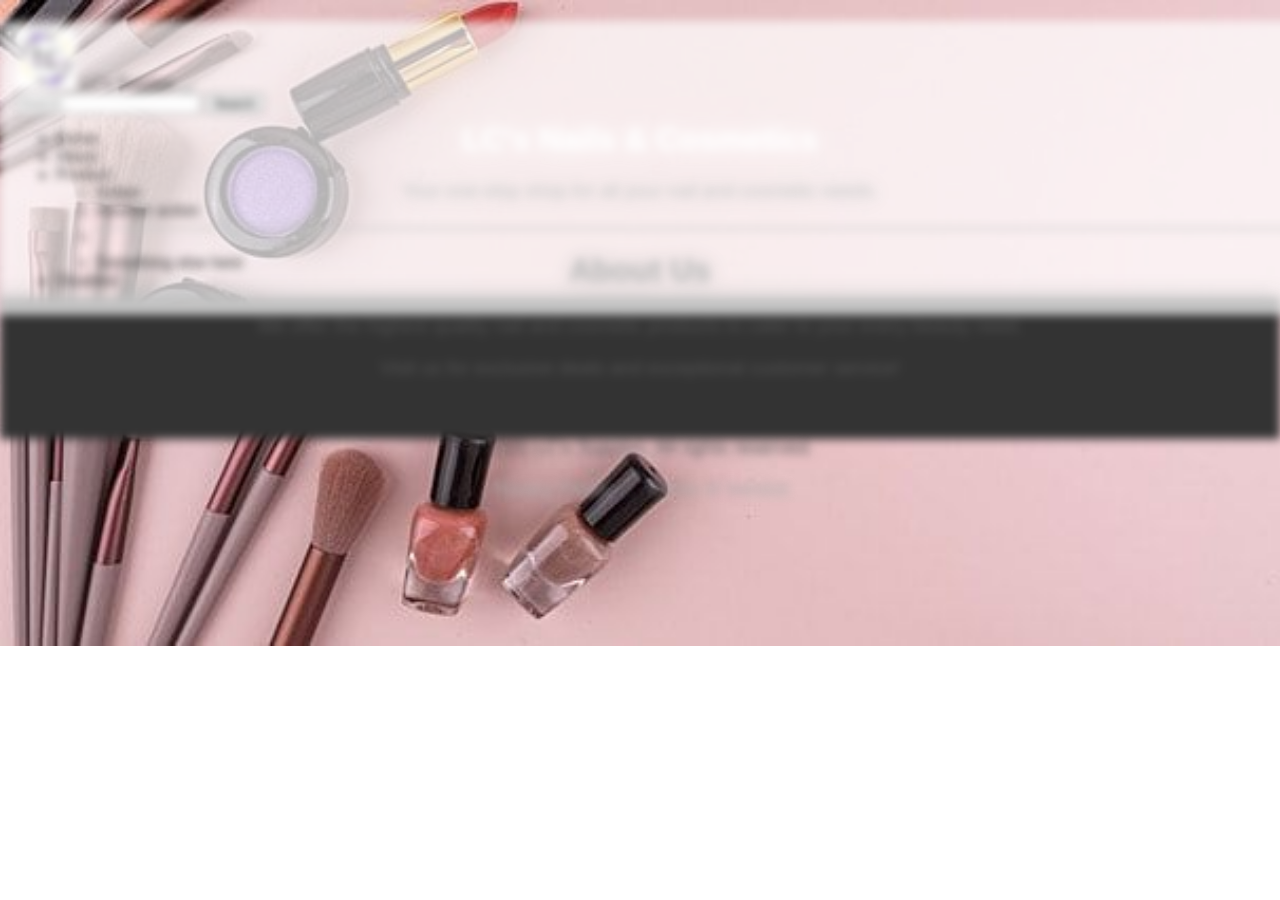
<file: openday/index.html>
<!doctype html>
<html lang="en">
  <head>
    <meta charset="utf-8">
    <meta name="viewport" content="width=device-width, initial-scale=1">
    <title>Centered Search Navbar</title>
    <link href="https://cdn.jsdelivr.net/npm/bootstrap@5.2.3/dist/css/bootstrap.min.css" rel="stylesheet" integrity="sha384-rbsA2VBKQhggwzxH7pPCaAqO46MgnOM80zW1RWuH61DGLwZJEdK2Kadq2F9CUG65" crossorigin="anonymous">
    <link rel="stylesheet" href="index.css">
  </head>
  <body>
    <div class="bd">
      <nav class="navbar navbar-expand-lg bg-light">
        <div class="container-fluid">
          <!-- Left: Brand -->
          <img src="logo.png" width="60px" class="ms-10">
          <a class="nav navbar-brand ms-4" href="#">LC's Supplys</a>
  
          <!-- Toggler (for mobile) -->
          <button class="navbar-toggler" type="button" data-bs-toggle="collapse" data-bs-target="#navbarSupportedContent"
            aria-controls="navbarSupportedContent" aria-expanded="false" aria-label="Toggle navigation">
            <span class="navbar-toggler-icon"></span>
          </button>
  
          <!-- Center: Search -->
  
          <!-- Right: Nav Links -->
          <div class="collapse navbar-collapse justify-content-end" id="navbarSupportedContent">
            <div class="d-flex d-lg-block mx-auto search-container" style="width: 20%;">
              <form class="d-flex" role="search">
                <input class="form-control me-2" type="search" placeholder="Search" aria-label="Search">
                <button class="btn btn-outline-success" type="submit">Search</button>
              </form>
            </div>
            <ul class="navbar-nav mb-2 mb-lg-0">
              <li class="nav-item">
                <a class="nav-link active" aria-current="page" href="#">Home</a>
              </li>
              <li class="nav-item">
                <a class="nav-link" href="#">About</a>
              </li>
              <li class="nav-item dropdown">
                <a class="nav-link dropdown-toggle" href="#" role="button" data-bs-toggle="dropdown" aria-expanded="false">
                  Product
                </a>
                <ul class="dropdown-menu">
                  <li><a class="dropdown-item" href="#">Action</a></li>
                  <li><a class="dropdown-item" href="#">Another action</a></li>
                  <li><hr class="dropdown-divider"></li>
                  <li><a class="dropdown-item" href="#">Something else here</a></li>
                </ul>
              </li>
              <li class="nav-item">
                <a class="nav-link disabled">Disabled</a>
              </li>
            </ul>
          </div>
        </div>
      </nav>

      <!-- Main Section -->
      <div class="container mt-5 text-center">
        <h1>LC's Nails & Cosmetics</h1>
        <p>Your one-stop shop for all your nail and cosmetic needs.</p>
      </div>

      <!-- Additional Section -->
      <div class="container mt-5 text-center">
        <h2>About Us</h2>
        <p>We offer the highest quality nail and cosmetic products to cater to your every beauty need.</p>
        <p>Visit us for exclusive deals and exceptional customer service!</p>
      </div>

      <!-- Footer -->
      <footer class="footer bg-dark text-light py-3 mt-5">
        <div class="container text-center">
          <p>&copy; 2025 LC's Supplys. All rights reserved.</p>
          <p>
            <a href="#" class="text-light mx-2">Privacy Policy</a> | 
            <a href="#" class="text-light mx-2">Terms of Service</a>
          </p>
        </div>
      </footer>
    </div>

    <script src="https://cdn.jsdelivr.net/npm/bootstrap@5.2.3/dist/js/bootstrap.bundle.min.js" integrity="sha384-kenU1KFdBIe4zVF0s0G1M5b4hcpxyD9F7jL+jjXkk+Q2h455rYXK/7HAuoJl+0I4" crossorigin="anonymous"></script>
  </body>
</html>
</file>
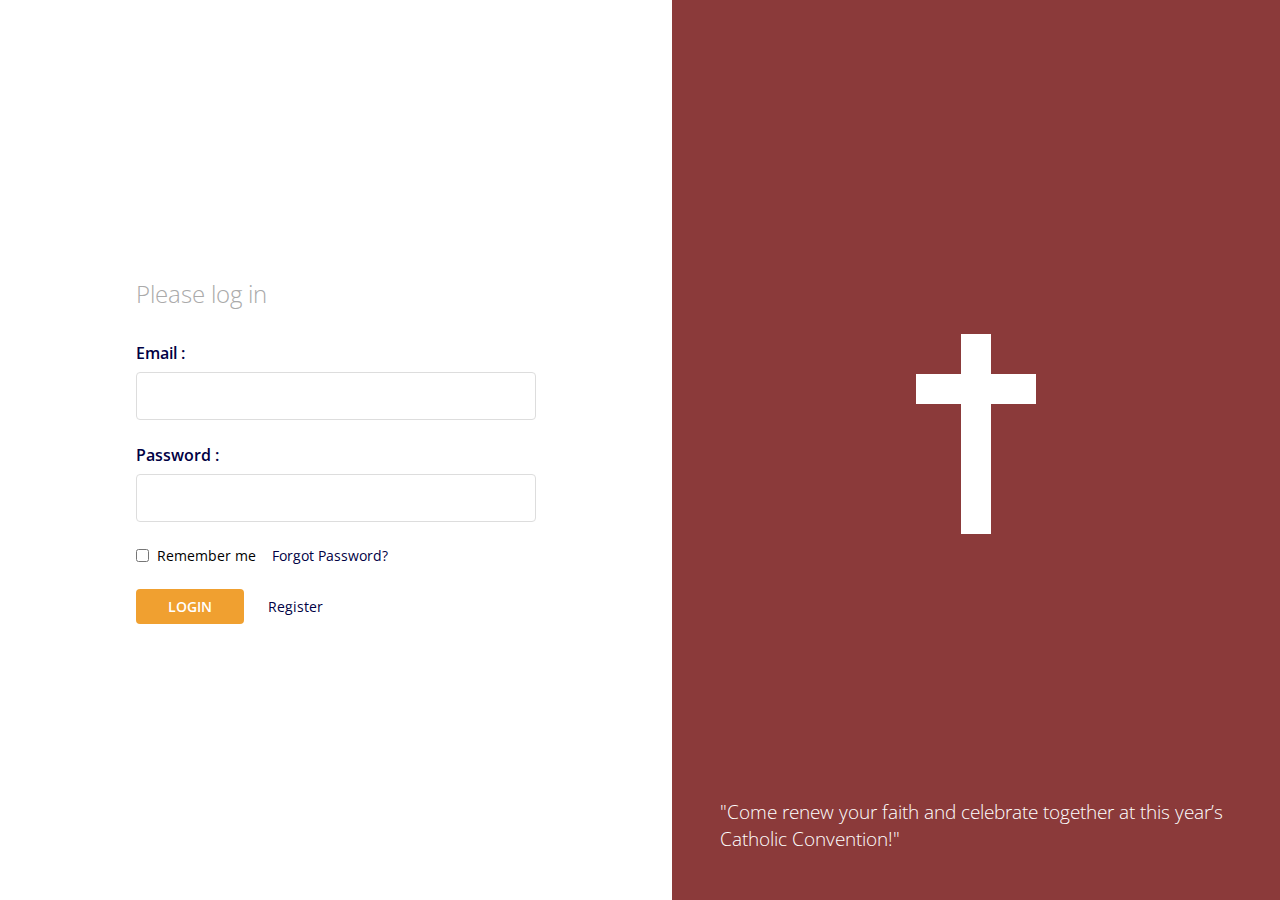
<file: churches/login.html>
<!DOCTYPE html>
<html lang="en">
<head>
    <meta charset="UTF-8">
    <meta name="viewport" content="width=device-width, initial-scale=1.0">
    <title>Login Page</title>
    <link href="https://fonts.googleapis.com/css2?family=Open+Sans:wght@300;400;600&display=swap" rel="stylesheet">
    <style>
        * {
            margin: 0;
            padding: 0;
            box-sizing: border-box;
            font-family: 'Open Sans', sans-serif;
        }
        
        body {
            height: 100vh;
            display: flex;
            overflow: hidden;
        }
        
        .login-container {
            display: flex;
            width: 100%;
            height: 100%;
        }
        
        .login-form {
            flex: 1;
            display: flex;
            flex-direction: column;
            justify-content: center;
            padding: 2rem;
            background-color: #fff;
        }
        
        .login-form-inner {
            max-width: 400px;
            margin: 0 auto;
            width: 100%;
        }
        
        .login-title {
            font-size: 1.5rem;
            color: #aaa;
            font-weight: 300;
            margin-bottom: 2rem;
        }
        
        .form-group {
            margin-bottom: 1.5rem;
        }
        
        .form-group label {
            display: block;
            margin-bottom: 0.5rem;
            color: #004;
            font-weight: 600;
        }
        
        .form-control {
            width: 100%;
            padding: 0.75rem;
            border: 1px solid #ddd;
            border-radius: 4px;
            font-size: 1rem;
        }
        
        .form-check {
            display: flex;
            align-items: center;
            margin-bottom: 1.5rem;
        }
        
        .form-check-input {
            margin-right: 0.5rem;
        }
        
        .form-check-label {
            font-size: 0.9rem;
        }
        
        .forgot-password-link {
            margin-left: 1rem;
            color: #004;
            text-decoration: none;
            font-size: 0.9rem;
        }
        
        .forgot-password-link:hover {
            text-decoration: underline;
        }
        
        .btn-container {
            display: flex;
            align-items: center;
        }
        
        .btn-login {
            background-color: #f0a030;
            color: white;
            border: none;
            padding: 0.5rem 2rem;
            border-radius: 4px;
            cursor: pointer;
            font-weight: 600;
            text-transform: uppercase;
            font-size: 0.9rem;
        }
        
        .btn-login:hover {
            background-color: #e09020;
        }
        
        .register-link {
            margin-left: 1.5rem;
            color: #004;
            text-decoration: none;
            font-size: 0.9rem;
        }
        
        .register-link:hover {
            text-decoration: underline;
        }
        
        .banner {
            flex: 1;
            background-color: #8b3a3a;
            display: flex;
            flex-direction: column;
            justify-content: center;
            align-items: center;
            color: white;
            position: relative;
        }
        
        .cross {
            width: 120px;
            height: 200px;
            position: relative;
            margin-bottom: 2rem;
        }
        
        .cross:before, .cross:after {
            content: '';
            position: absolute;
            background-color: white;
        }
        
        .cross:before {
            width: 30px;
            height: 200px;
            left: 45px;
        }
        
        .cross:after {
            width: 120px;
            height: 30px;
            top: 40px;
        }
        
        .banner-text {
            font-size: 1.2rem;
            font-weight: 300;
            position: absolute;
            bottom: 3rem;
            left: 3rem;
            right: 2rem;
        }
        
        @media (max-width: 768px) {
            .login-container {
                flex-direction: column;
            }
            
            .login-form {
                order: 2;
                padding: 1.5rem;
            }
            
            .banner {
                order: 1;
                padding: 2rem;
                min-height: 200px;
            }
            
            .cross {
                width: 80px;
                height: 120px;
                margin-bottom: 1rem;
            }
            
            .cross:before {
                width: 20px;
                height: 120px;
                left: 30px;
            }
            
            .cross:after {
                width: 80px;
                height: 20px;
                top: 25px;
            }
            
            .banner-text {
                position: static;
                margin-top: 1rem;
            }
        }
    </style>
</head>
<body>
    <div class="login-container">
        <div class="login-form">
            <div class="login-form-inner">
                <h1 class="login-title">Please log in</h1>
                
                <form action="#" method="post">
                    <div class="form-group">
                        <label for="email">Email :</label>
                        <input type="email" class="form-control" id="email" name="email" required>
                    </div>
                    
                    <div class="form-group">
                        <label for="password">Password :</label>
                        <input type="password" class="form-control" id="password" name="password" required>
                    </div>
                    
                    <div class="form-check">
                        <input type="checkbox" class="form-check-input" id="remember" name="remember">
                        <label class="form-check-label" for="remember">Remember me</label>
                        <a href="forgot-password.html" class="forgot-password-link">Forgot Password?</a>
                    </div>
                    
                    <div class="btn-container">
                        <button type="submit" class="btn-login">Login</button>
                        <a href="reg.html" class="register-link">Register</a>
                    </div>
                </form>
            </div>
        </div>
        
        <div class="banner">
            <div class="cross"></div>
            <div class="banner-text">"Come renew your faith and celebrate together at this year’s Catholic Convention!"</div>
        </div>
    </div>
</body>
</html>
</file>
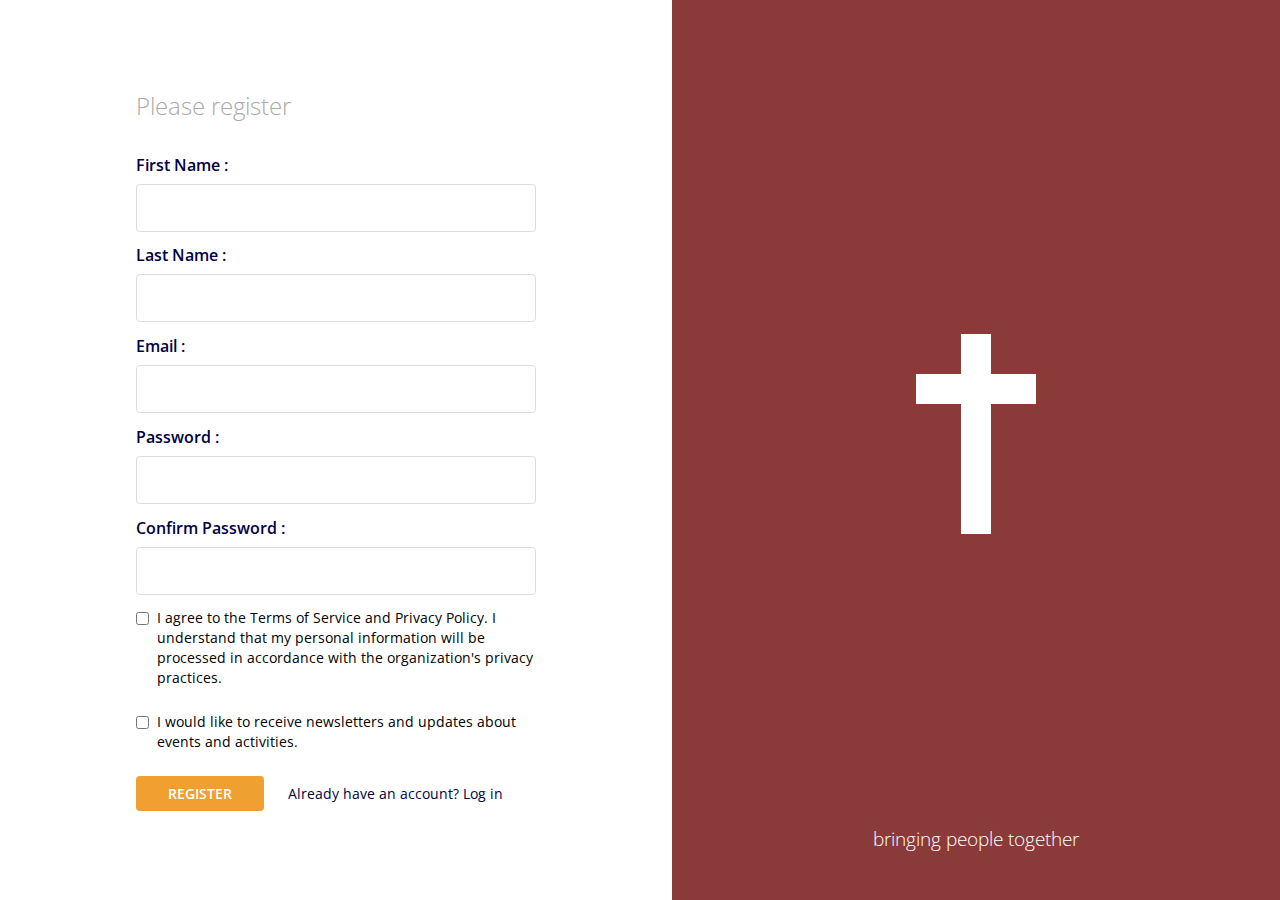
<file: churches/reg.html>
<!DOCTYPE html>
<html lang="en">
<head>
    <meta charset="UTF-8">
    <meta name="viewport" content="width=device-width, initial-scale=1.0">
    <title>Registration Page</title>
    <link href="https://fonts.googleapis.com/css2?family=Open+Sans:wght@300;400;600&display=swap" rel="stylesheet">
    <style>
        * {
            margin: 0;
            padding: 0;
            box-sizing: border-box;
            font-family: 'Open Sans', sans-serif;
            
        }
        
        body {
            height: 100vh;
            display: flex;
            overflow: hidden;
        }
        
        .registration-container {
            display: flex;
            width: 100%;
            height: 100%;
        }
        
        .registration-form {
            flex: 1;
            display: flex;
            flex-direction: column;
            justify-content: center;
            padding: 2rem;
            background-color: #fff;
            overflow-y: auto;
        }
        
        .registration-form-inner {
            max-width: 400px;
            margin: 0 auto;
            width: 100%;
        }
        
        .registration-title {
            font-size: 1.5rem;
            color: #aaa;
            font-weight: 300;
            margin-bottom: 2rem;
        }
        
        .form-group {
            margin-bottom: 0.80rem;
        }
        
        .form-row {
            display: flex;
            gap: 1rem;
            margin-bottom: 1.5rem;
        }
        
        .form-row .form-group {
            flex: 1;
            margin-bottom: 0;
        }
        
        .form-group label {
            display: block;
            margin-bottom: 0.5rem;
            color: #004;
            font-weight: 600;
        }
        
        .form-control {
            width: 100%;
            padding: 0.75rem;
            border: 1px solid #ddd;
            border-radius: 4px;
            font-size: 1rem;
        }
        
        .form-check {
            display: flex;
            align-items: flex-start;
            margin-bottom: 1.5rem;
        }
        
        .form-check-input {
            margin-right: 0.5rem;
            margin-top: 0.25rem;
        }
        
        .form-check-label {
            font-size: 0.9rem;
            line-height: 1.4;
        }
        
        .btn-container {
            display: flex;
            align-items: center;
        }
        
        .btn-register {
            background-color: #f0a030;
            color: white;
            border: none;
            padding: 0.5rem 2rem;
            border-radius: 4px;
            cursor: pointer;
            font-weight: 600;
            text-transform: uppercase;
            font-size: 0.9rem;
        }
        
        .btn-register:hover {
            background-color: #e09020;
        }
        
        .login-link {
            margin-left: 1.5rem;
            color: #004;
            text-decoration: none;
            font-size: 0.9rem;
        }
        
        .login-link:hover {
            text-decoration: underline;
        }
        
        .banner {
            flex: 1;
            background-color: #8b3a3a;
            display: flex;
            flex-direction: column;
            justify-content: center;
            align-items: center;
            color: white;
            position: relative;
        }
        
        .cross {
            width: 120px;
            height: 200px;
            position: relative;
            margin-bottom: 2rem;
        }
        
        .cross:before, .cross:after {
            content: '';
            position: absolute;
            background-color: white;
        }
        
        .cross:before {
            width: 30px;
            height: 200px;
            left: 45px;
        }
        
        .cross:after {
            width: 120px;
            height: 30px;
            top: 40px;
        }
        
        .banner-text {
            font-size: 1.2rem;
            font-weight: 300;
            position: absolute;
            bottom: 3rem;
        }
        
        @media (max-width: 768px) {
            .registration-container {
                flex-direction: column;
            }
            
            .registration-form {
                order: 2;
                padding: 1.5rem;
            }
            
            .banner {
                order: 1;
                padding: 2rem;
                min-height: 200px;
            }
            
            .cross {
                width: 80px;
                height: 120px;
                margin-bottom: 1rem;
            }
            
            .cross:before {
                width: 20px;
                height: 120px;
                left: 30px;
            }
            
            .cross:after {
                width: 80px;
                height: 20px;
                top: 25px;
            }
            
            .banner-text {
                position: static;
                margin-top: 1rem;
            }
            
            .form-row {
                flex-direction: column;
                gap: 1.5rem;
            }
        }
    </style>
</head>
<body>
    <div class="registration-container">
        <div class="registration-form">
            <div class="registration-form-inner">
                <h1 class="registration-title">Please register</h1>
                
                <form action="#" method="post">
                    <div class="form-group">

                        <div class="form-group">
                            <label for="lastName">First Name :</label>
                            <input type="text" class="form-control" id="lastName" name="lastName" required>
                        </div>
                        
                        <div class="form-group">
                            <label for="lastName">Last Name :</label>
                            <input type="text" class="form-control" id="lastName" name="lastName" required>
                        </div>
                    </div>
                    
                    <div class="form-group">
                        <label for="email">Email :</label>
                        <input type="email" class="form-control" id="email" name="email" required>
                    </div>
                    
                    
                    
                    <div class="form-group">
                        <label for="password">Password :</label>
                        <input type="password" class="form-control" id="password" name="password" required>
                    </div>
                    
                    <div class="form-group">
                        <label for="confirmPassword">Confirm Password :</label>
                        <input type="password" class="form-control" id="confirmPassword" name="confirmPassword" required>
                    </div>
                    
                    <div class="form-check">
                        <input type="checkbox" class="form-check-input" id="terms" name="terms" required>
                        <label class="form-check-label" for="terms">I agree to the Terms of Service and Privacy Policy. I understand that my personal information will be processed in accordance with the organization's privacy practices.</label>
                    </div>
                    
                    <div class="form-check">
                        <input type="checkbox" class="form-check-input" id="newsletter" name="newsletter">
                        <label class="form-check-label" for="newsletter">I would like to receive newsletters and updates about events and activities.</label>
                    </div>
                    
                    <div class="btn-container">
                        <button type="submit" class="btn-register">Register</button>
                        <a href="login.html" class="login-link">Already have an account? Log in</a>
                    </div>
                </form>
            </div>
        </div>
        
        <div class="banner">
            <div class="cross"></div>
            <div class="banner-text">bringing people together</div>
        </div>
    </div>
</body>
</html>
</file>
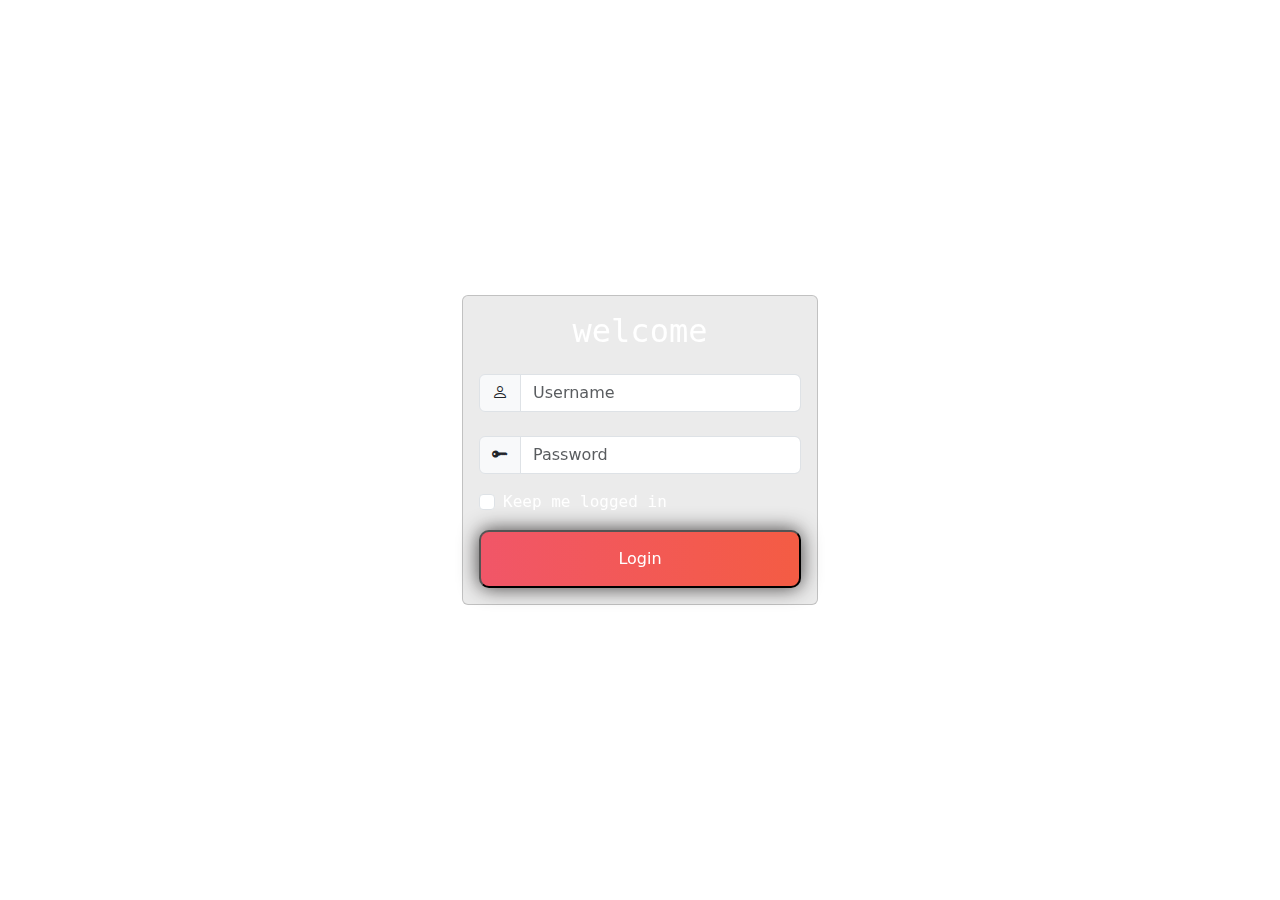
<file: login/adrian.html>
<!doctype html>
<html lang="en">
  <head>
    <meta charset="utf-8">
    <meta name="viewport" content="width=device-width, initial-scale=1">
    <title>Login</title>
    <link href="https://cdn.jsdelivr.net/npm/bootstrap@5.3.3/dist/css/bootstrap.min.css" rel="stylesheet" integrity="sha384-QWTKZyjpPEjISv5WaRU9OFeRpok6YctnYmDr5pNlyT2bRjXh0JMhjY6hW+ALEwIH" crossorigin="anonymous">
    <link rel="stylesheet" href="https://cdn.jsdelivr.net/npm/bootstrap-icons@1.11.3/font/bootstrap-icons.min.css">
    <style>
        body{
            background-image: url(https://media.giphy.com/media/BHNfhgU63qrks/giphy.gif?cid=790b7611ao2260d8gu3xd1z6omuzmoasuy0nn9y16jgmiro3&ep=v1_gifs_search&rid=giphy.gif&ct=g);
            background-repeat: no-repeat;
            background-size: 100% 100%;
            height: 100vh;
            display: flex;
            align-items: center;
            background-position: center;
        }

        .card{
            background-color: rgba(58, 59, 59, 0.1); 
            backdrop-filter: blur(10px);
        }

        h2,label{
            color: white;
            font-family: monospace;
        }

        
        .btn-grad {background-image: linear-gradient(to right, #f15668 0%, #F45C43  51%, #EB3349  100%)}
        
        
        .btn-grad {
            
            padding: 15px 45px;
            text-align: center;
            transition: all 1s;
            transition-timing-function: linear;
            background-size: 200% auto;
            color: white;            
            box-shadow: 0 0 20px #3f3c3c;
            border-radius: 10px;
            display: block;
          }

          .btn-grad:hover {
            background-position: right center; /*direction*/
            color: #fff;
            text-decoration: none;
            background-image: linear-gradient(to left, #f15668 0%, #ce988f  51%, #EB3349  100%)
          }

          .btn-grad:active{
            background-position: right center; /*direction*/
            border-radius: 8px;
            color: #fff;
            text-decoration: none;
            background-image: linear-gradient(to left, #EB3349 0%, #f1b2a7  51%,#f15668 100%)
          }
         
    </style>
  </head>
  <body>
    <div class="container">
        <div class="row justify-content-center">
            <div class="col-md-4"> 
                <div class="card">
                    <div class="card-body">
                        <h2 class="text-center">welcome</h2>
                        <form>
                            <div class="mt-4">
                                <div class="input-group">
                                    <span class="input-group-text">
                                        <i class="bi bi-person"></i>
                                    </span>
                                    <input id="user_input" class="form-control" type="text" placeholder="Username" required>
                                </div>
                            </div>
                            <div class="mt-4">
                                <div class="input-group">
                                    <span class="input-group-text">
                                        <i class="bi bi-key-fill"></i>
                                    </span>
                                    <input id="password_input" class="form-control" type="password" placeholder="Password" required>
                                </div>
                            </div>
                            <div class="mt-3">
                                <div class="form-check">
                                    <input class="form-check-input" type="checkbox" id="keep_logged_in">
                                    <label class="form-check-label" for="keep_logged_in">
                                        Keep me logged in
                                    </label>
                                </div>
                            </div>
                            <div class="mt-3">
                                <button type="submit" class="btn-grad justify-content-center w-100">Login</button>
                            </div>
                        </form>
                    </div>
                </div>
            </div>
        </div>
    </div>
    <script src="https://cdn.jsdelivr.net/npm/bootstrap@5.3.3/dist/js/bootstrap.bundle.min.js" integrity="sha384-YvpcrYf0tY3lHB60NNkmXc5s9fDVZLESaAA55NDzOxhy9GkcIdslK1eN7N6jIeHz" crossorigin="anonymous"></script>
  </body>
</html>
</file>
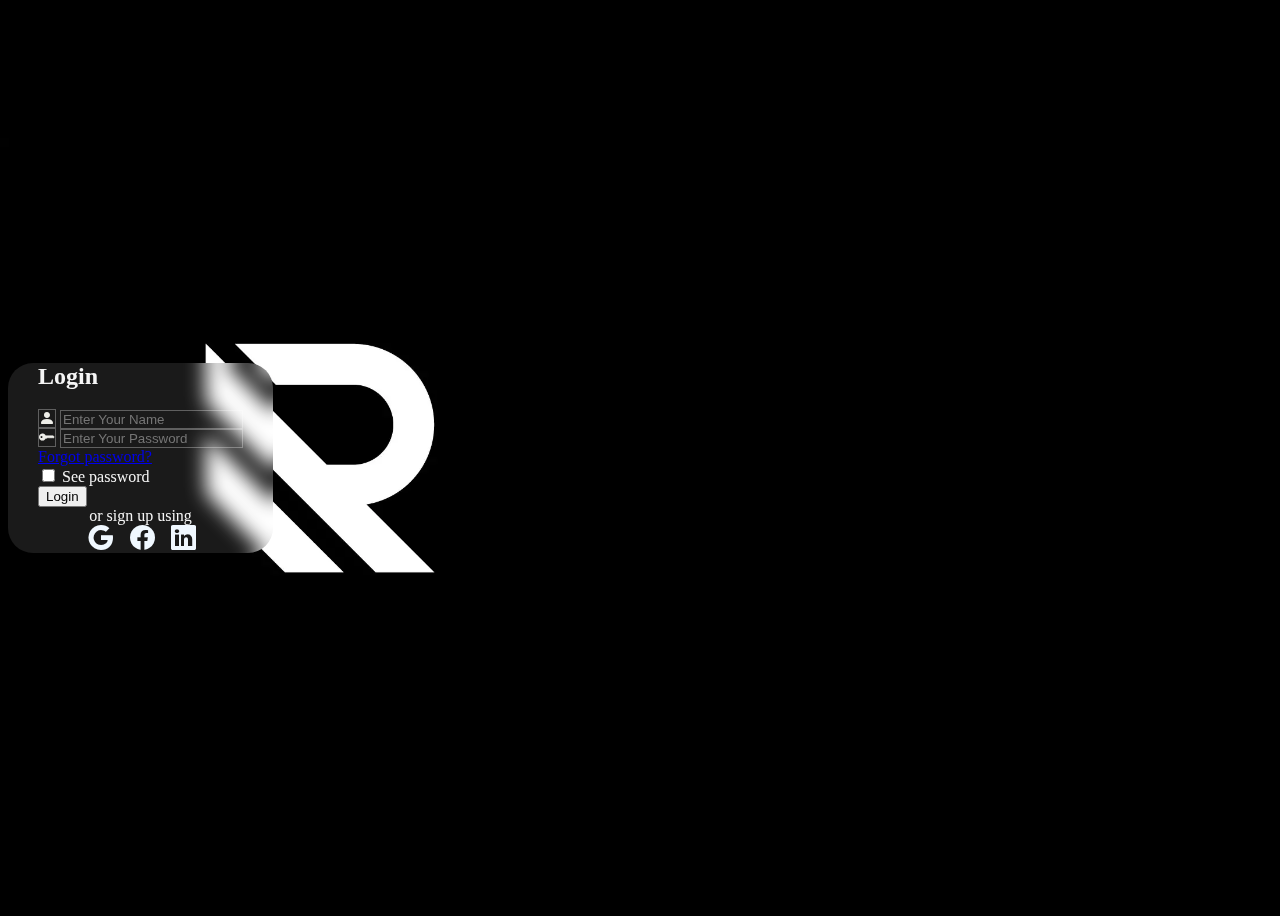
<file: login/login.html>
<!doctype html>
<html lang="en">
  <head>
    <meta charset="utf-8">
    <meta name="viewport" content="width=device-width, initial-scale=1">
    <title>Bootstrap demo</title>
    <link href="https://cdn.jsdelivr.net/npm/bootstrap@5.2.3/dist/css/bootstrap.min.css" rel="stylesheet" integrity="sha384-rbsA2VBKQhggwzxH7pPCaAqO46MgnOM80zW1RWuH61DGLwZJEdK2Kadq2F9CUG65" crossorigin="anonymous">
    <link rel="stylesheet" href="https://cdn.jsdelivr.net/npm/bootstrap-icons/font/bootstrap-icons.css">
    
    <style>
        body {
            display: flex;
            align-items: center;
            height: 100vh;
            background-image: url('r.webp');
            background-position: left;
            background-repeat: no-repeat;
            background-color: black;
            background-size: 50%;

        }

        .card {
            background-color: rgba(255, 255, 255, 0.1);
            backdrop-filter: blur(10px);
            color: whitesmoke;
            border-radius: 25px;
        }

        .card-body{
          margin: 30px;
        }

        h2 {
            color: whitesmoke;
            font-weight: bold;
        }

        .bi {
            font-size: 25px;
            color: aliceblue;
            margin-left: 4px;
        }

        .icons {
            text-decoration: none;
            display: flex;
            align-content: center;
            justify-content: center;
            gap: 12px;
        }

        .sign {
            justify-content: center;
            align-items: center;
            display: flex;
        }

        .forgot {
            justify-content: end;
            align-items: left;
        }

        .btn2 {
            justify-content: center;
            align-items: center;
            display: flex;
        }

        .i {
            color: rgb(49, 49, 49);
        }

        .form-control {
            background-color: transparent; 
            border: 1px solid rgba(255, 255, 255, 0.3); 
            color: white; 
        }

        .input-group-text {
            background-color: transparent;
            border: 1px solid rgba(255, 255, 255, 0.3); 
        }

        .input-group-text i {
            color: rgb(238, 238, 233);
        }
    </style>

  </head>
  <body>
    <div class="container">
        <div class="row justify-content-end">
            <div class="col-md-6">
                <div class="card">
                    <div class="card-body">
                        <h2 class="text-center">Login</h2>
                        <form>
                            <div class=" color mt-2">
                                <label for="user_input"></label>
                                <div class="input-group">
                                  <span class="input-group-text"><i class="i bi-person-fill"></i></span>
                                  <input id="user_input" class="form-control" type="text" placeholder="Enter Your Name" required>
                                </div>
                            </div>
                            <div class="color mt-2">
                                <label for="password_input"></label>
                                <div class="input-group">
                                  <span class="input-group-text"><i class="i bi-key-fill"></i></span>
                                  <input id="type_password" class="form-control" type="password" placeholder="Enter Your Password" required>
                                </div>
                                <a href="#" class="forgot">Forgot password?</a>
                            </div>
                            <div class="mt-2">
                                <input type="checkbox" id="show-pass" class="form-check-input">
                                <label for="show-pass" class="form-check-label text-white">See password</label>
                            </div>
                            <div class="mt-3">
                              <button class="btn btn-primary w-100">Login</button>
                              <span class="sign mt-4">
                                or sign up using
                              </span>
                            </div>
                            <div class="icons mt-3">
                              <a href="#"><i class="bi bi-google"></i></a>
                              <a href="#"><i class="bi bi-facebook"></i></a>
                              <a href="#"><i class="bi bi-linkedin"></i></a>
                            </div>
                        </form>
                    </div>
                </div>
            </div>
        </div>
    </div>

    <script>
      document.getElementById('show-pass').addEventListener('change', function() {
        let pass = document.getElementById('type_password');
        if (this.checked) {
          pass.type = 'text';
        } else {
          pass.type = 'password';
        }
      });
    </script>

    <script src="https://cdn.jsdelivr.net/npm/bootstrap@5.2.3/dist/js/bootstrap.bundle.min.js" integrity="sha384-kenU1KFdBIe4zVF0s0G1M5b4hcpxyD9F7jL+jjXkk+Q2h455rYXK/7HAuoJl+0I4" crossorigin="anonymous"></script>
  </body>
</html>
</file>
<file: openday/index.css>
/* General Body Styling */
body {
    margin: 0;
    font-family: Arial, sans-serif;
    background-image: url('bg.jpg'); /* Replace with your image path */
    background-size: cover;
    background-position: center;
    background-repeat: no-repeat;
    filter: blur(5px); /* Blur the background for a softer look */
    position: relative;
    z-index: -1;
}

/* Navbar Styling */
.navbar {
    background-color: rgba(255, 255, 255, 0.7); /* Semi-transparent background */
    backdrop-filter: blur(10px); /* Adds a blur effect to the navbar */
    border-bottom: 1px solid #ccc;
    box-shadow: 0px 4px 6px rgba(0, 0, 0, 0.1);
    padding: 0.5rem 1rem;
    position: fixed;
    width: 100%;
    z-index: 1000;
}

/* Navbar Links */
.navbar a {
    color: #333;
    text-decoration: none;
    transition: color 0.3s;
}
.navbar a:hover {
    color: #007bff;
}

/* Main Content */
.container {
    position: relative;
    top: 100px; /* Push content below the fixed navbar */
    text-align: center;
    color: white;
    z-index: 1; /* Ensure content is above the blurred background */
}

/* Additional Section */
.container h2 {
    margin-top: 50px;
    font-size: 2em;
    color: #222;
}
.container p {
    color: #555;
    font-size: 1.2em;
}

/* Footer Styling */
.footer {
    background-color: #333; /* Dark footer background */
    color: #eee; /* Light text for contrast */
    padding: 20px 0;
    text-align: center;
}
.footer a {
    color: #aaa;
    text-decoration: none;
    margin: 0 10px;
    transition: color 0.3s;
}
.footer a:hover {
    color: white;
}
</file>
